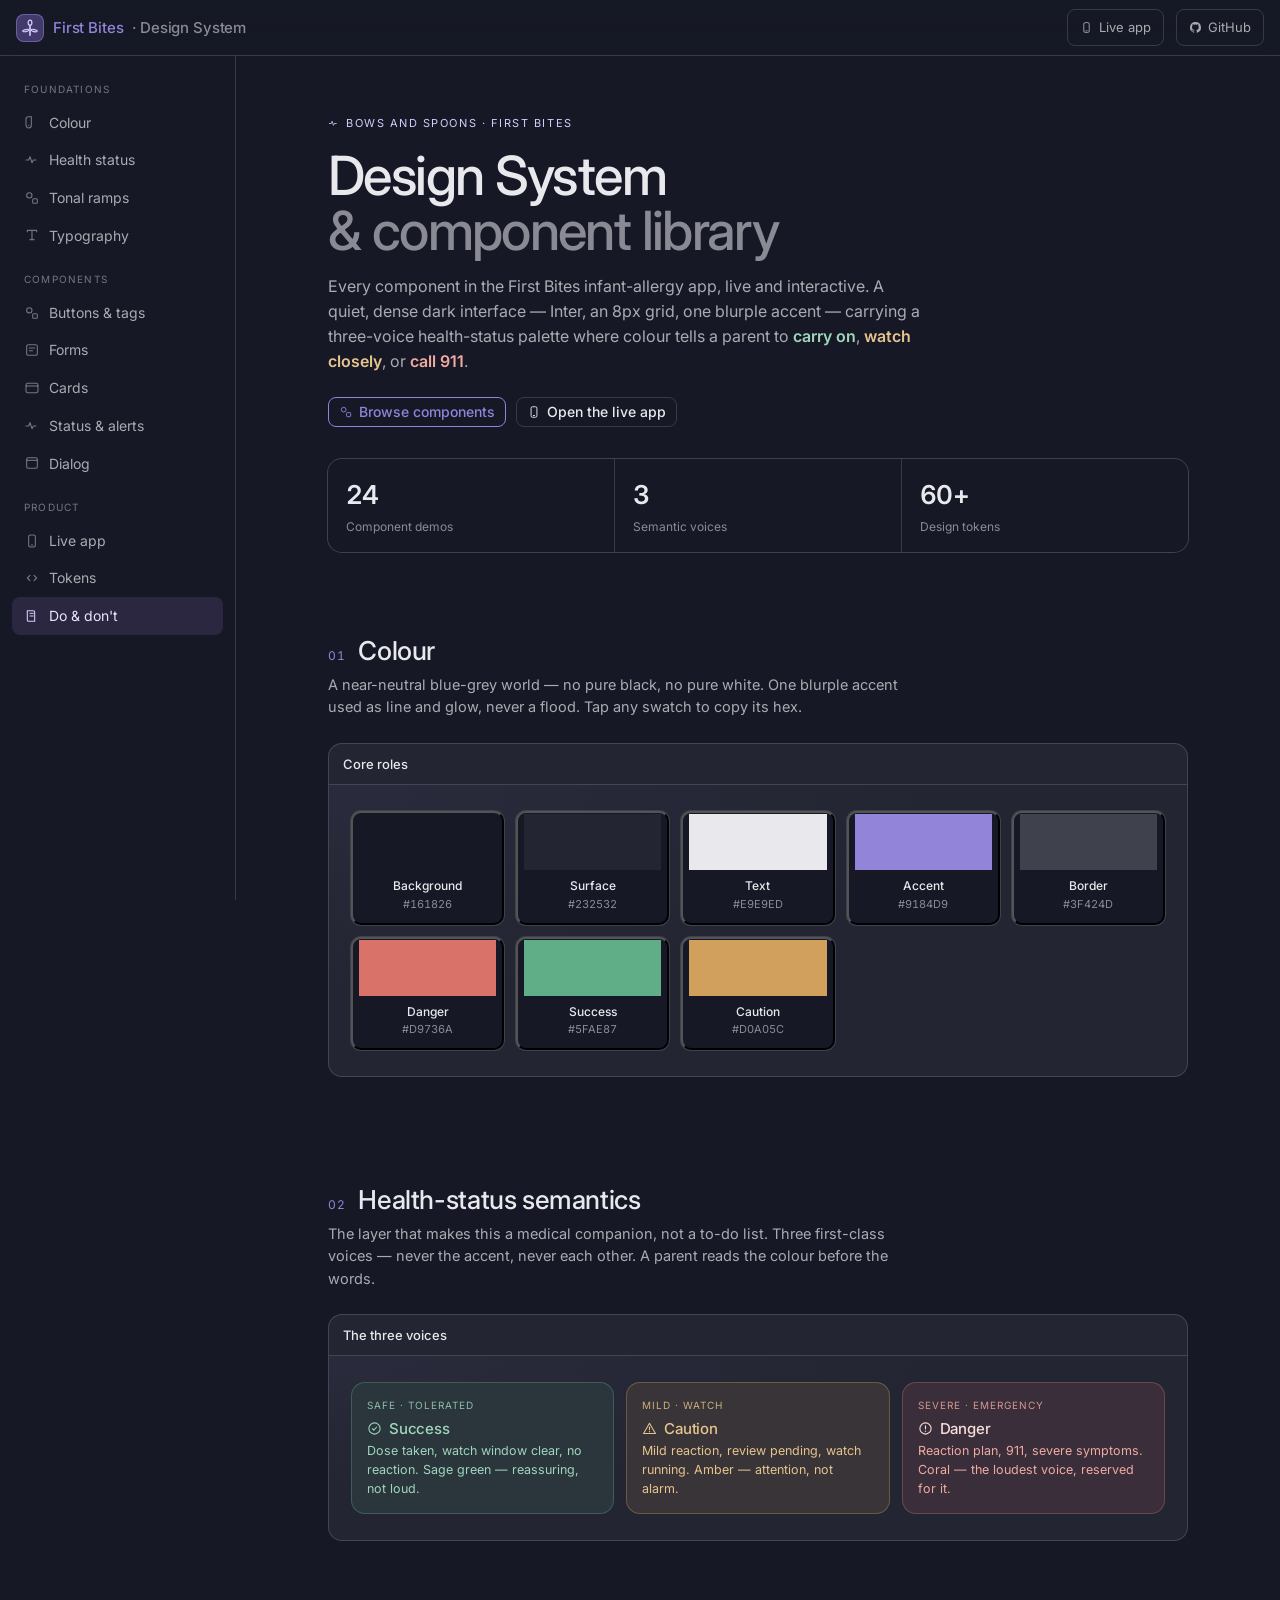
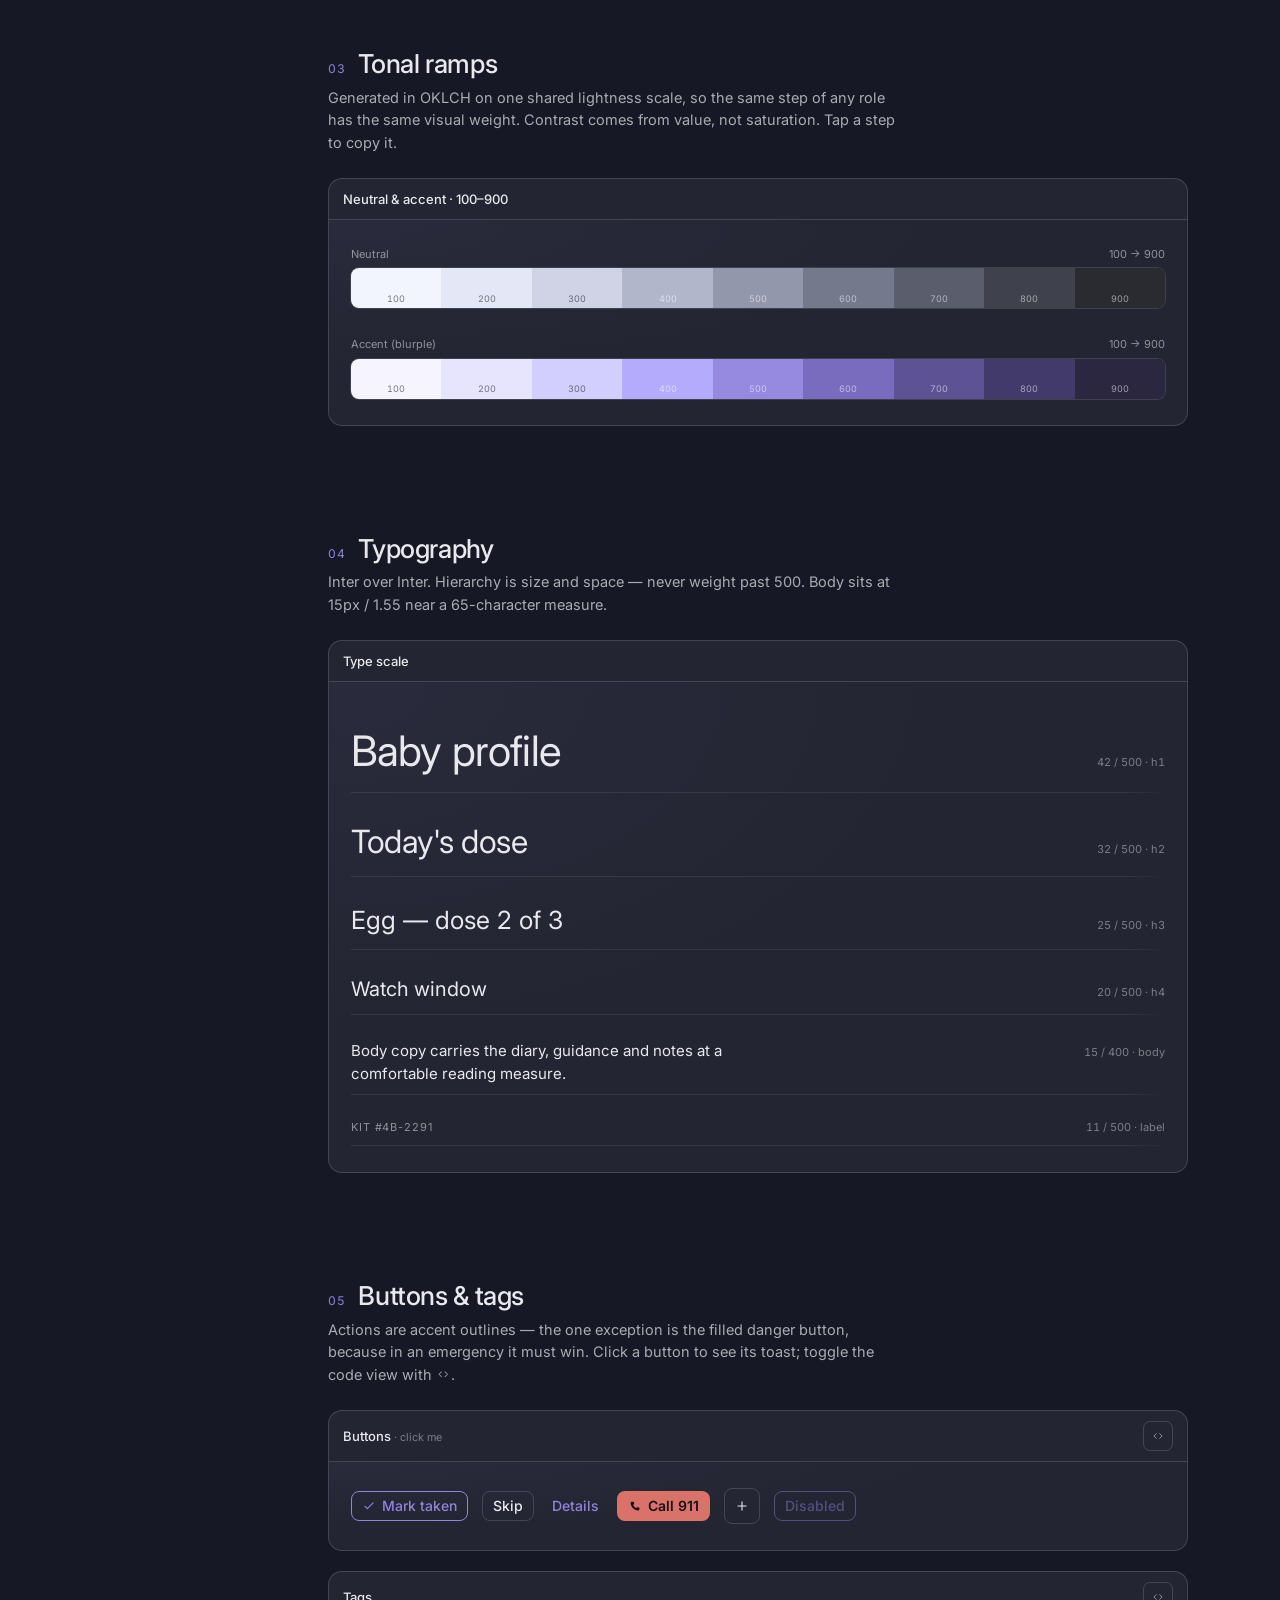
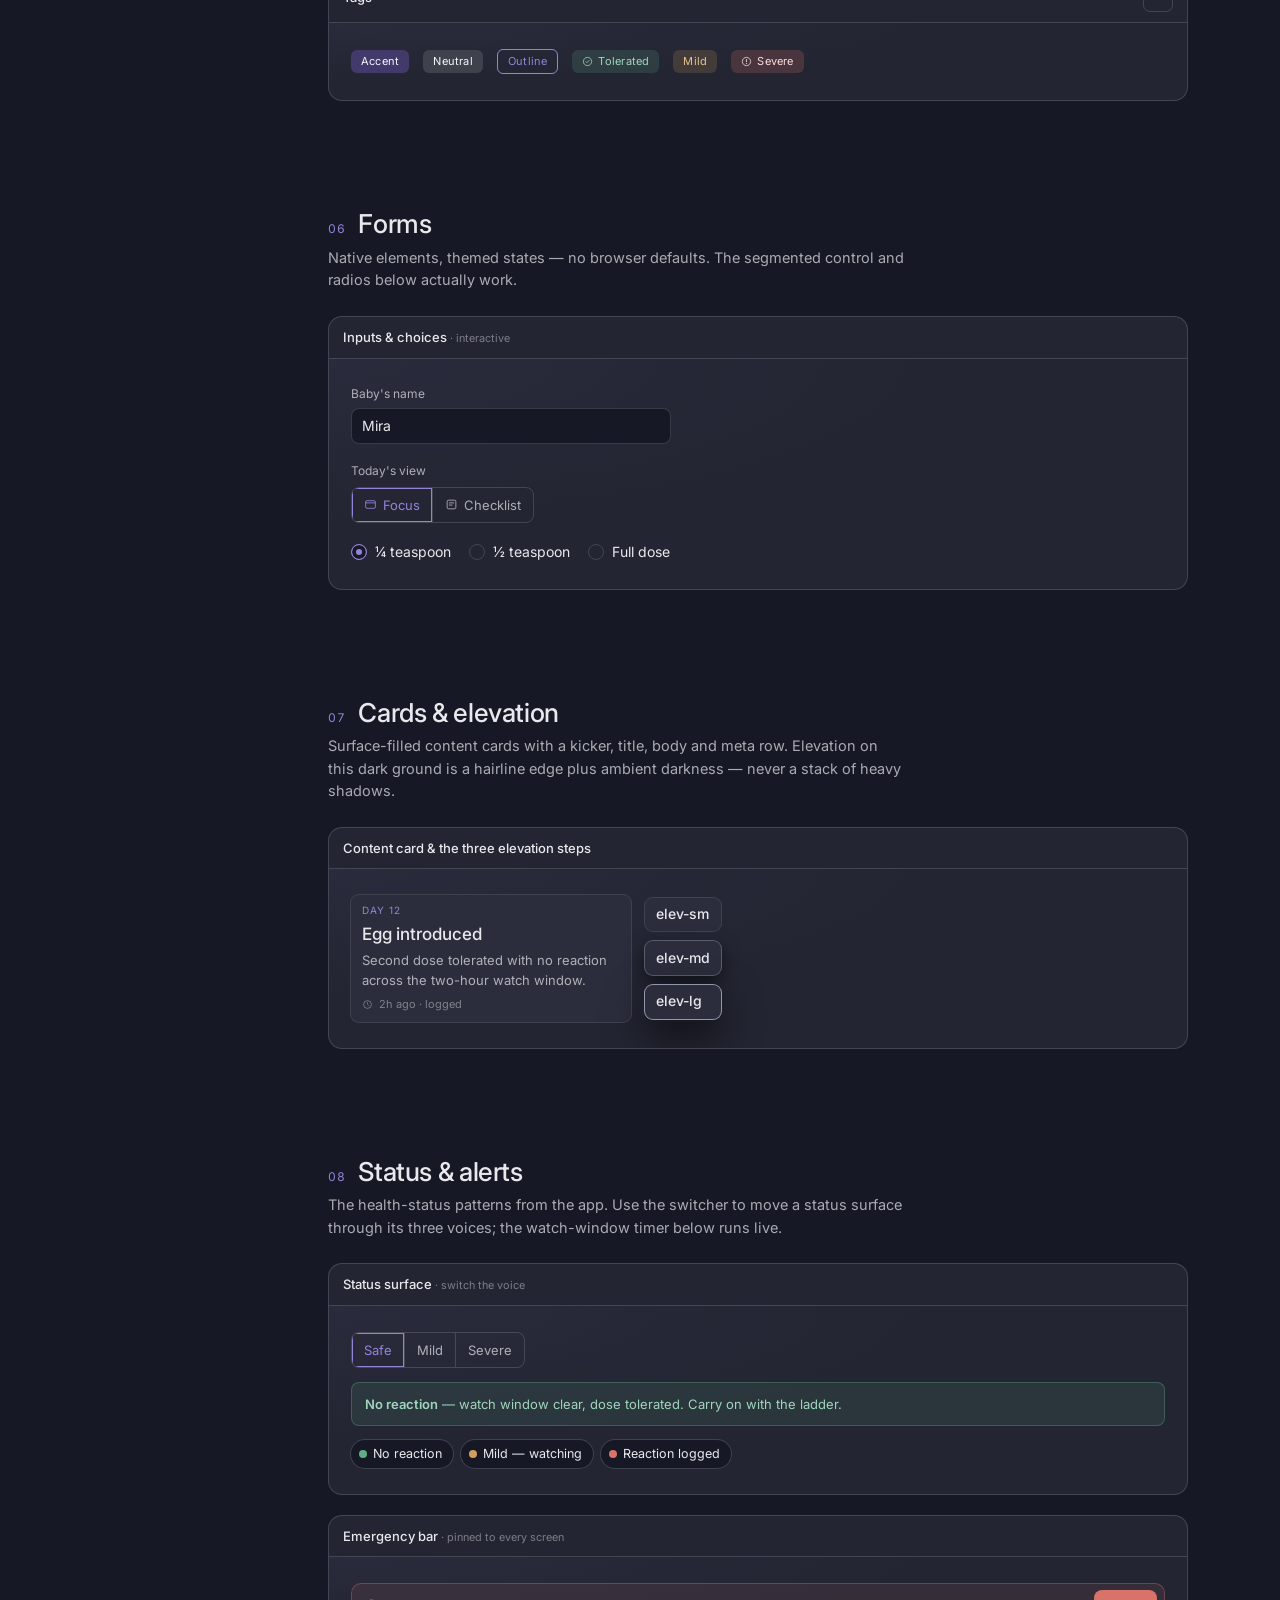
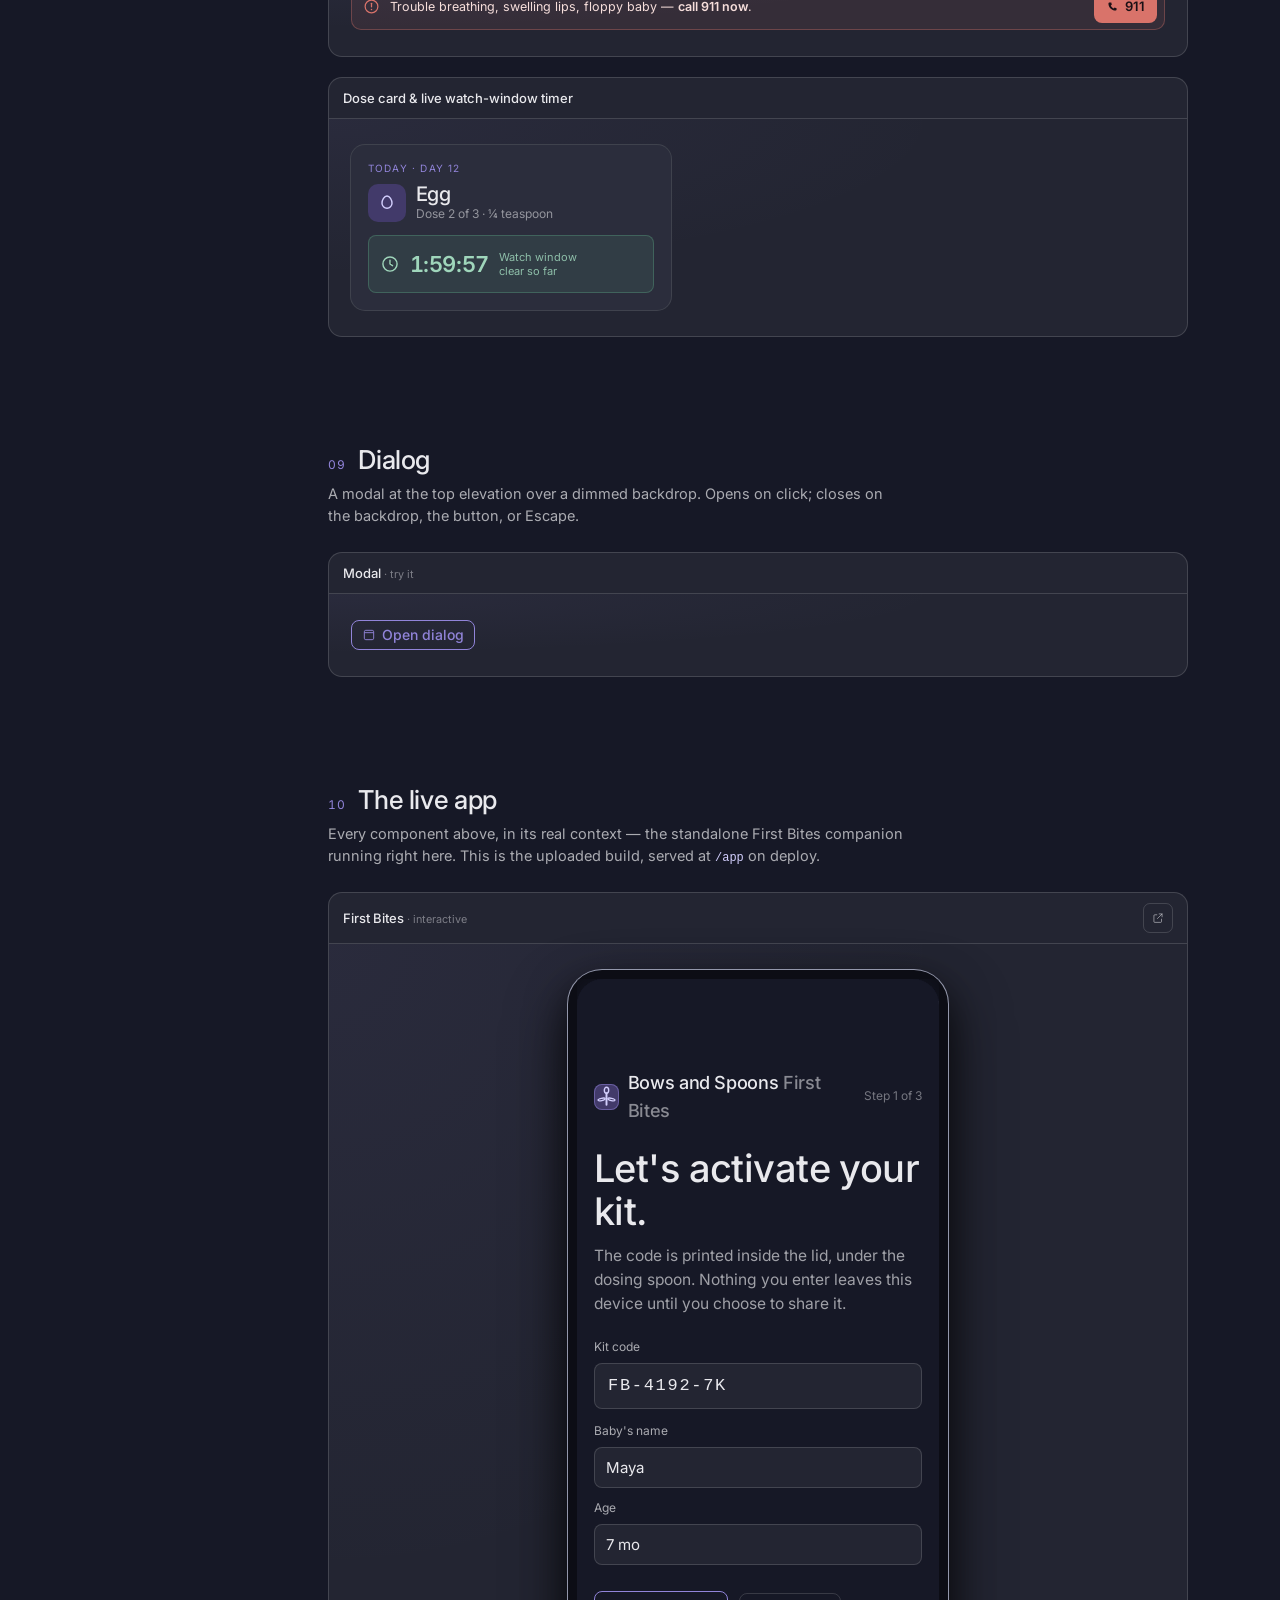
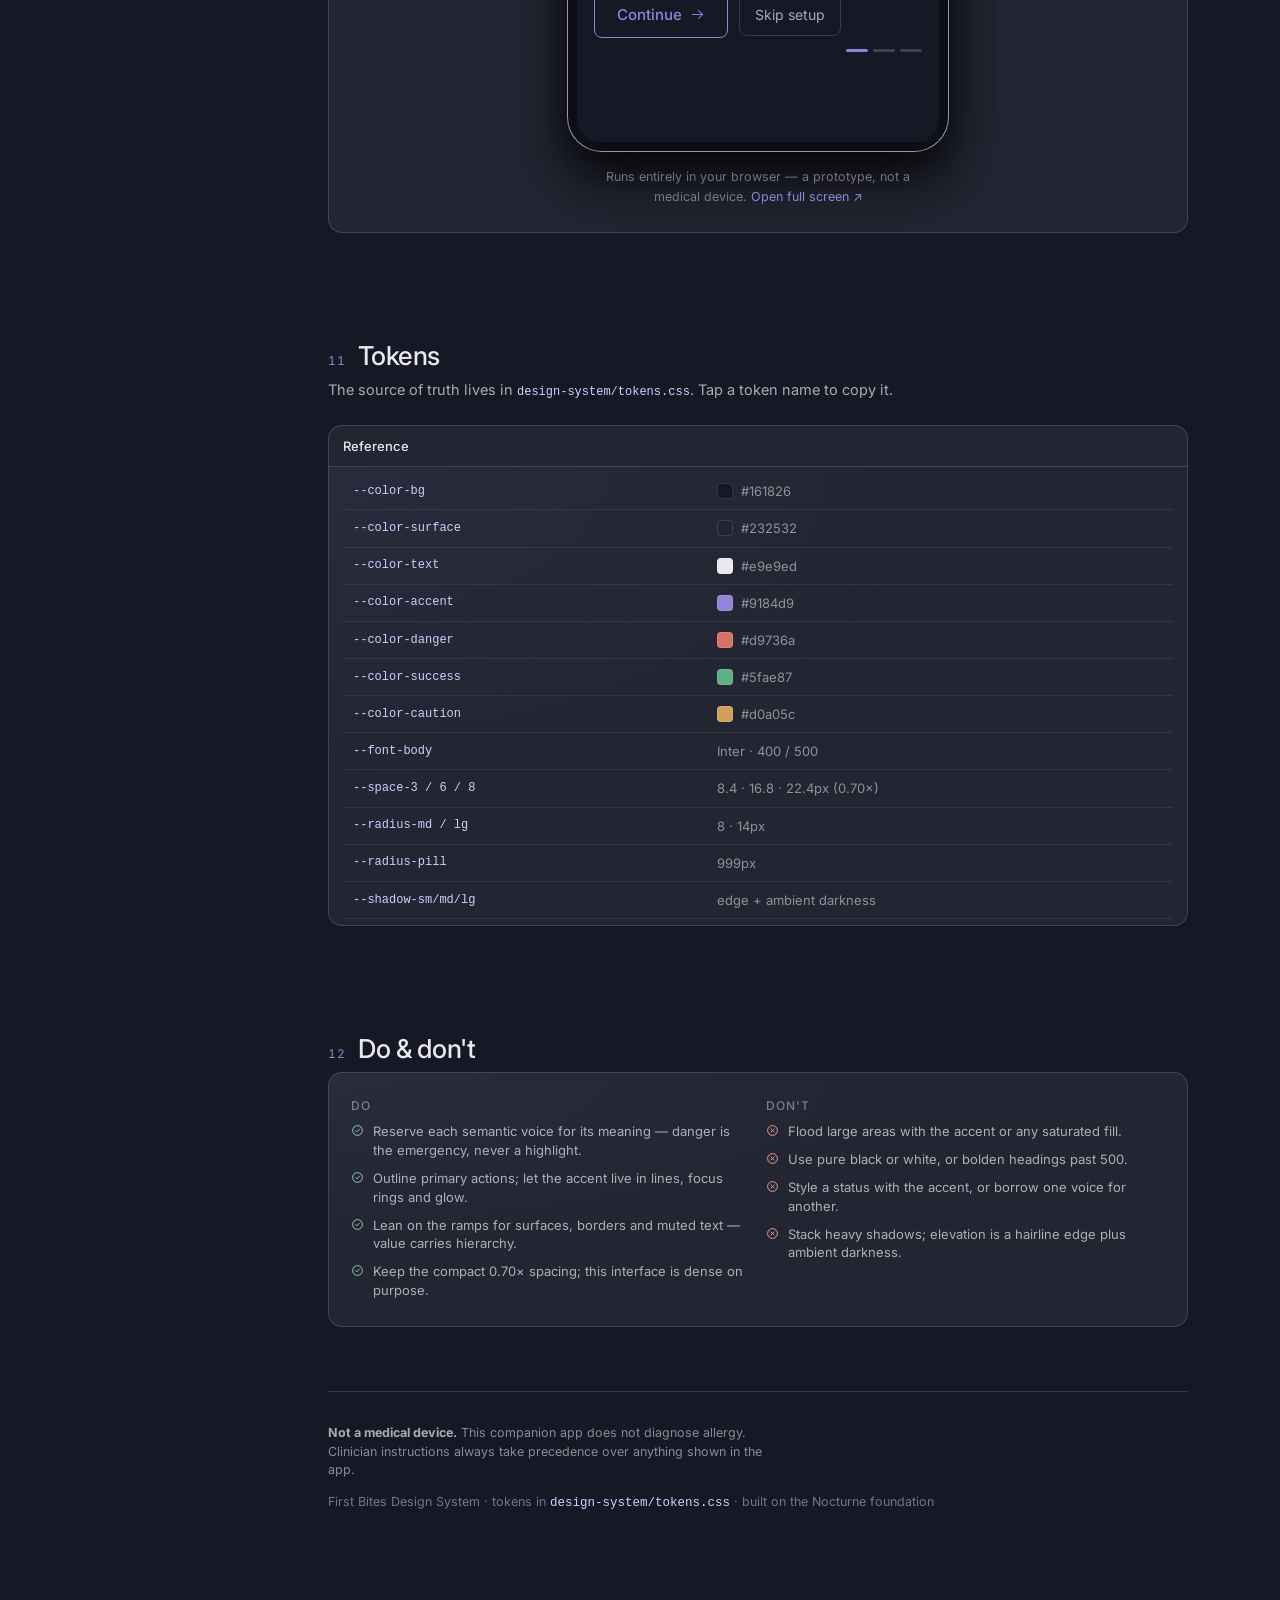
<file: index.html>
<!DOCTYPE html>
<html lang="en" data-theme="dark">
<head>
<meta charset="utf-8">
<title>First Bites Design System</title>
<meta name="viewport" content="width=device-width, initial-scale=1, viewport-fit=cover">
<meta name="description" content="Interactive component library for the Bows and Spoons First Bites infant-allergy app.">
<meta name="theme-color" content="#161826">
<link rel="preconnect" href="https://fonts.gstatic.com" crossorigin>
<link href="https://fonts.googleapis.com/css2?family=Inter:wght@400;500;600;700&display=swap" rel="stylesheet">
<link rel="icon" href="data:image/svg+xml,%3Csvg xmlns='http://www.w3.org/2000/svg' viewBox='0 0 24 24'%3E%3Crect width='24' height='24' rx='5' fill='%23161826'/%3E%3Cg fill='none' stroke='%239184d9' stroke-width='1.4' stroke-linecap='round'%3E%3Cellipse cx='12' cy='6' rx='1.6' ry='2.2'/%3E%3Cellipse cx='8.3' cy='13' rx='2.6' ry='.9' transform='rotate(-12 8.3 13)'/%3E%3Cellipse cx='15.7' cy='13' rx='2.6' ry='.9' transform='rotate(12 15.7 13)'/%3E%3Cpath d='M12 8.2V18' stroke-width='1.6'/%3E%3C/g%3E%3C/svg%3E">
<style>
/* ═══ Tokens — mirror of design-system/tokens.css (inlined so the showcase
      deploys and previews with zero dependencies) ═══ */
:root{
  --color-bg:#161826; --color-surface:#232532; --color-surface-2:#2b2d3c; --color-text:#e9e9ed;
  --color-divider:color-mix(in srgb,#e9e9ed 16%,transparent);
  --ink-90:color-mix(in srgb,#e9e9ed 90%,transparent);
  --ink-70:color-mix(in srgb,#e9e9ed 70%,transparent);
  --ink-55:color-mix(in srgb,#e9e9ed 55%,transparent);
  --ink-45:color-mix(in srgb,#e9e9ed 45%,transparent);
  --ink-38:color-mix(in srgb,#e9e9ed 38%,transparent);
  --color-accent:#9184d9; --color-accent-100:#f5f4ff; --color-accent-200:#e7e5fe;
  --color-accent-300:#d2cefd; --color-accent-400:#b5abfc; --color-accent-500:#968ae0;
  --color-accent-600:#796cbf; --color-accent-700:#5d5294; --color-accent-800:#423a6a; --color-accent-900:#2b2741;
  --color-neutral-100:#f3f5fe; --color-neutral-200:#e4e7f5; --color-neutral-300:#cfd3e5;
  --color-neutral-400:#b2b6ca; --color-neutral-500:#9397ab; --color-neutral-600:#75798c;
  --color-neutral-700:#595d6c; --color-neutral-800:#3f424d; --color-neutral-900:#292b31;
  --color-danger:#d9736a; --color-danger-hover:#e08a82; --color-danger-ink:#1b1015;
  --color-danger-100:#f6dedb; --color-danger-300:#f0aaa2; --color-danger-400:#eaa8a1;
  --color-danger-tint:color-mix(in srgb,#d9736a 10%,transparent); --color-danger-edge:color-mix(in srgb,#d9736a 34%,transparent);
  --color-success:#5fae87; --color-success-300:#9fd6bb;
  --color-success-tint:color-mix(in srgb,#5fae87 12%,transparent); --color-success-edge:color-mix(in srgb,#5fae87 34%,transparent);
  --color-caution:#d0a05c; --color-caution-300:#e6c48d;
  --color-caution-tint:color-mix(in srgb,#d0a05c 12%,transparent); --color-caution-edge:color-mix(in srgb,#d0a05c 34%,transparent);
  --color-section:#262a60; --color-section-glow:#353b80;
  --font-heading:"Inter",system-ui,sans-serif; --font-body:"Inter",system-ui,sans-serif;
  --s1:2.8px; --s2:5.6px; --s3:8.4px; --s4:11.2px; --s6:16.8px; --s8:22.4px;
  --radius-sm:4px; --radius-md:8px; --radius-lg:14px; --radius-pill:999px;
  --shadow-sm:0 0 0 1px #3f424d;
  --shadow-md:0 0 0 1px #595d6c,0 6px 18px rgba(0,0,0,.55);
  --shadow-lg:0 0 0 1px #9397ab,0 16px 40px rgba(0,0,0,.65);
  --nav-w:236px; --topbar-h:56px;
}
*,*::before,*::after{box-sizing:border-box}
html{scroll-behavior:smooth}
@media (prefers-reduced-motion:reduce){html{scroll-behavior:auto}*{animation:none!important;transition:none!important}}
body{margin:0;background:var(--color-bg);color:var(--color-text);
  font-family:var(--font-body);font-size:15px;line-height:1.55;-webkit-font-smoothing:antialiased;
  overflow-x:hidden}
h1,h2,h3,h4,h5,h6{margin:0;font-family:var(--font-heading);font-weight:500;line-height:1.14;letter-spacing:-.015em;text-wrap:balance}
p{margin:0}
a{color:var(--color-accent);text-decoration:none}
a:hover{color:var(--color-accent-400)}
button{font:inherit;color:inherit}
svg.ic{width:1em;height:1em;display:inline-block;vertical-align:-.14em;flex:none}
:focus{outline:none}
:focus-visible{outline:2px solid var(--color-accent);outline-offset:2px;border-radius:3px}
::selection{background:color-mix(in srgb,var(--color-accent) 30%,transparent)}
@keyframes fb-halo{0%,100%{box-shadow:0 0 0 0 rgba(217,115,106,.28)}50%{box-shadow:0 0 0 7px rgba(217,115,106,0)}}
@keyframes fb-rise{from{opacity:0;transform:translateY(10px)}to{opacity:1;transform:none}}
@keyframes toast-in{from{opacity:0;transform:translateY(10px) translateX(-50%)}to{opacity:1;transform:translateY(0) translateX(-50%)}}

/* ═══ Shell: top bar + sidebar + content ═══ */
.topbar{position:sticky;top:0;z-index:40;height:var(--topbar-h);display:flex;align-items:center;gap:12px;
  padding:0 16px;background:color-mix(in srgb,var(--color-bg) 88%,transparent);backdrop-filter:blur(14px);
  border-bottom:1px solid var(--color-divider)}
.brand{display:flex;align-items:center;gap:9px;font-weight:500;font-size:15px;letter-spacing:-.01em}
.brand .mark{width:28px;height:28px;flex:none;border-radius:8px;background:var(--color-accent-800);
  box-shadow:inset 0 0 0 1px color-mix(in srgb,var(--color-accent) 50%,transparent);
  display:grid;place-items:center;color:var(--color-accent-300)}
.brand .sub{color:var(--ink-55)}
.topbar .spacer{margin-left:auto}
.topbar .ghost{display:inline-flex;align-items:center;gap:6px;padding:7px 12px;border-radius:8px;
  border:1px solid var(--color-divider);background:transparent;color:var(--ink-70);font-size:13px;cursor:pointer;text-decoration:none}
.topbar .ghost:hover{background:color-mix(in srgb,var(--color-text) 7%,transparent);color:var(--color-text)}
.menu-btn{display:none;width:38px;height:38px;border-radius:8px;border:1px solid var(--color-divider);
  background:transparent;color:var(--color-text);cursor:pointer;place-items:center;font-size:19px}

.layout{display:flex;align-items:flex-start}
.sidebar{position:sticky;top:var(--topbar-h);width:var(--nav-w);flex:none;height:calc(100vh - var(--topbar-h));
  overflow-y:auto;padding:20px 12px 40px;border-right:1px solid var(--color-divider)}
.sidebar .grp{font-size:10px;letter-spacing:.12em;text-transform:uppercase;color:var(--ink-45);
  padding:6px 12px;margin-top:12px}
.sidebar .grp:first-child{margin-top:0}
.sidebar a{display:flex;align-items:center;gap:9px;padding:8px 12px;border-radius:8px;font-size:14px;color:var(--ink-70)}
.sidebar a .ic{font-size:16px;color:var(--ink-45)}
.sidebar a:hover{background:color-mix(in srgb,var(--color-text) 6%,transparent);color:var(--color-text)}
.sidebar a.active{background:var(--color-accent-900);color:var(--color-accent-200)}
.sidebar a.active .ic{color:var(--color-accent-300)}
.scrim{display:none;position:fixed;inset:var(--topbar-h) 0 0;background:rgba(0,0,0,.5);z-index:30}

.content{flex:1;min-width:0;max-width:900px;margin:0 auto;padding:0 20px 120px}

/* ═══ Hero ═══ */
.hero{padding:56px 0 40px;position:relative}
.hero .eyebrow{display:inline-flex;align-items:center;gap:7px;font-size:11px;letter-spacing:.14em;
  text-transform:uppercase;color:var(--color-accent-300);margin-bottom:16px}
.hero h1{font-size:clamp(34px,8vw,54px);line-height:1.02;letter-spacing:-.03em}
.hero h1 .dim{color:var(--ink-55)}
.hero .lede{max-width:60ch;margin-top:16px;font-size:16px;color:var(--ink-70);line-height:1.55}
.hero .cta{display:flex;flex-wrap:wrap;gap:10px;margin-top:24px}
.stat-band{display:grid;grid-template-columns:repeat(3,1fr);gap:1px;margin-top:32px;border-radius:14px;overflow:hidden;
  background:var(--color-divider);box-shadow:var(--shadow-sm)}
.stat-band .cell{background:var(--color-bg);padding:16px 18px}
.stat-band .n{font-size:26px;font-weight:600;letter-spacing:-.02em;font-variant-numeric:tabular-nums}
.stat-band .l{font-size:12px;color:var(--ink-55);margin-top:2px}

/* ═══ Section scaffolding ═══ */
section.sec{padding:44px 0;scroll-margin-top:calc(var(--topbar-h) + 12px)}
.sec-head{display:flex;align-items:baseline;gap:12px;margin-bottom:8px}
.sec-head .num{font-size:12px;color:var(--color-accent);font-variant-numeric:tabular-nums;letter-spacing:.1em;flex:none}
.sec-head h2{font-size:26px}
.sec-desc{max-width:64ch;color:var(--ink-70);margin:0 0 24px;font-size:14.5px}
.hr{height:1px;border:0;margin:0;background:linear-gradient(to right,transparent,var(--color-divider) 48px,var(--color-divider) calc(100% - 48px),transparent)}

/* ═══ Demo card: preview + optional code ═══ */
.demo{border:1px solid var(--color-divider);border-radius:14px;overflow:hidden;margin-bottom:20px;background:var(--color-surface)}
.demo-head{display:flex;align-items:center;gap:10px;padding:10px 14px;border-bottom:1px solid var(--color-divider)}
.demo-head .t{font-size:13px;font-weight:500}
.demo-head .t small{color:var(--ink-45);font-weight:400}
.demo-head .tools{margin-left:auto;display:flex;gap:6px}
.icon-btn{width:30px;height:30px;border-radius:7px;border:1px solid var(--color-divider);background:transparent;
  color:var(--ink-55);cursor:pointer;display:grid;place-items:center;font-size:14px}
.icon-btn:hover{background:color-mix(in srgb,var(--color-text) 7%,transparent);color:var(--color-text)}
.icon-btn.on{color:var(--color-accent-300);border-color:color-mix(in srgb,var(--color-accent) 50%,transparent)}
.demo-stage{padding:26px 22px;display:flex;flex-wrap:wrap;gap:14px;align-items:center;
  background:radial-gradient(120% 120% at 0 0,color-mix(in srgb,var(--color-accent) 6%,transparent),transparent 60%)}
.demo-stage.col{flex-direction:column;align-items:stretch}
.demo-code{display:none;margin:0;padding:16px 18px;background:#12131d;border-top:1px solid var(--color-divider);
  font:12.5px/1.6 ui-monospace,SFMono-Regular,Menlo,monospace;color:#c7cbe0;overflow-x:auto}
.demo-code.open{display:block}
.demo-code .tag{color:#8f9bd6}.demo-code .atr{color:#c9a978}.demo-code .cls{color:#9fd6bb}

/* ═══ Components (dogfooded) ═══ */
.btn{display:inline-flex;align-items:center;justify-content:center;gap:6px;cursor:pointer;text-decoration:none;
  font-family:var(--font-heading);font-weight:500;font-size:14px;line-height:1.2;color:var(--color-text);
  background:transparent;border:1px solid transparent;padding:var(--s2) calc(var(--s3)*1.2);border-radius:var(--radius-md);
  transition:background .12s}
.btn:disabled{opacity:.45;cursor:not-allowed}
.btn-primary{color:var(--color-accent);border-color:var(--color-accent)}
.btn-primary:hover{background:color-mix(in srgb,var(--color-accent) 12%,transparent)}
.btn-primary:active{background:color-mix(in srgb,var(--color-accent) 22%,transparent)}
.btn-secondary{border-color:var(--color-divider)}
.btn-secondary:hover{background:color-mix(in srgb,var(--color-text) 7%,transparent)}
.btn-ghost{color:var(--color-accent);padding-inline:var(--s1)}
.btn-ghost:hover{background:color-mix(in srgb,var(--color-accent) 10%,transparent)}
.btn-danger{background:var(--color-danger);color:var(--color-danger-ink);font-weight:600}
.btn-danger:hover{background:var(--color-danger-hover)}
.btn-icon{width:36px;height:36px;padding:0}
.btn-block{width:100%}

.tag{display:inline-flex;align-items:center;gap:5px;font-size:11px;letter-spacing:.02em;padding:3px 10px;border-radius:6px}
.tag-accent{background:var(--color-accent-800);color:var(--color-accent-100)}
.tag-neutral{background:var(--color-neutral-800);color:var(--color-neutral-100)}
.tag-outline{border:1px solid var(--color-accent);color:var(--color-accent)}
.tag-danger{background:color-mix(in srgb,var(--color-danger) 20%,transparent);color:var(--color-danger-100)}
.tag-success{background:color-mix(in srgb,var(--color-success) 18%,transparent);color:var(--color-success-300)}
.tag-caution{background:color-mix(in srgb,var(--color-caution) 18%,transparent);color:var(--color-caution-300)}

.field{width:100%;max-width:320px}
.field>label{display:block;font-size:12px;margin-bottom:5px;color:var(--ink-70)}
.input{width:100%;min-height:36px;padding:6px 10px;font:inherit;font-size:14px;color:var(--color-text);
  caret-color:var(--color-accent);background:var(--color-bg);border:1px solid var(--color-divider);border-radius:var(--radius-md)}
.input:hover{border-color:color-mix(in srgb,var(--color-text) 45%,transparent)}
.input:focus-visible{border-color:var(--color-accent);outline-offset:0}
.radio{display:inline-flex;align-items:center;gap:8px;cursor:pointer;font-size:14px}
.radio input{position:absolute;opacity:0;width:0;height:0}
.radio .dot{width:16px;height:16px;flex:none;border-radius:50%;border:1.5px solid var(--color-divider)}
.radio:hover .dot{border-color:var(--color-accent)}
.radio input:checked+.dot{border-color:var(--color-accent);background:var(--color-accent);box-shadow:inset 0 0 0 4px var(--color-bg)}
.radio input:focus-visible+.dot{outline:2px solid var(--color-accent);outline-offset:2px}
.seg{display:inline-flex;overflow:hidden;border:1px solid var(--color-divider);border-radius:var(--radius-md)}
.seg-opt{display:inline-flex;align-items:center;gap:6px;padding:7px 12px;font-size:13px;cursor:pointer;color:var(--ink-70)}
.seg-opt input{position:absolute;opacity:0;width:0;height:0}
.seg-opt+.seg-opt{border-left:1px solid var(--color-divider)}
.seg-opt:has(input:checked){color:var(--color-accent);box-shadow:inset 0 0 0 1px var(--color-accent)}
.seg-opt:not(:has(input:checked)):hover{background:color-mix(in srgb,var(--color-text) 7%,transparent)}

.card{display:flex;flex-direction:column;gap:var(--s2);padding:var(--s3) var(--s4);border-radius:var(--radius-md);
  background:var(--color-surface-2);max-width:280px}
.card-kicker{font-size:10px;letter-spacing:.1em;text-transform:uppercase;color:var(--color-accent)}
.card-title{font-weight:500;font-size:17px;line-height:1.2}
.card-body{margin:0;font-size:13px;color:var(--ink-70);flex:1}
.card-meta{display:flex;align-items:center;gap:6px;font-size:11px;color:var(--ink-45)}
.elev-sm{box-shadow:var(--shadow-sm)}.elev-md{box-shadow:var(--shadow-md)}.elev-lg{box-shadow:var(--shadow-lg)}

.status-pill{display:inline-flex;align-items:center;gap:6px;padding:4px 11px 4px 8px;border-radius:999px;
  font-size:12.5px;background:var(--color-bg);box-shadow:var(--shadow-sm);cursor:pointer}
.status-pill .dot{width:8px;height:8px;border-radius:50%;flex:none}
.status-pill.is-success .dot{background:var(--color-success)}
.status-pill.is-caution .dot{background:var(--color-caution)}
.status-pill.is-danger .dot{background:var(--color-danger)}

.status{border-radius:var(--radius-md);padding:12px 14px;font-size:13px;width:100%}
.status-success{background:var(--color-success-tint);box-shadow:inset 0 0 0 1px var(--color-success-edge);color:var(--color-success-300)}
.status-caution{background:var(--color-caution-tint);box-shadow:inset 0 0 0 1px var(--color-caution-edge);color:var(--color-caution-300)}
.status-danger{background:var(--color-danger-tint);box-shadow:inset 0 0 0 1px var(--color-danger-edge);color:var(--color-danger-100)}

.alert{display:flex;align-items:center;gap:10px;padding:7px 8px 7px 12px;border-radius:10px;width:100%;
  background:var(--color-danger-tint);box-shadow:inset 0 0 0 1px var(--color-danger-edge)}
.alert-text{font-size:12.5px;color:var(--color-danger-100);min-width:0;overflow:hidden;text-overflow:ellipsis;white-space:nowrap}
.alert-call{margin-left:auto;flex:none;display:inline-flex;align-items:center;gap:6px;background:var(--color-danger);
  color:var(--color-danger-ink);font-weight:600;font-size:13px;padding:6px 12px;border-radius:8px;text-decoration:none;
  border:0;cursor:pointer;animation:fb-halo 3.4s ease-in-out infinite}
.alert-call:hover{background:var(--color-danger-hover)}

.timer{display:flex;align-items:center;gap:10px;padding:12px;border-radius:var(--radius-md);
  background:var(--color-success-tint);box-shadow:inset 0 0 0 1px var(--color-success-edge)}
.timer-value{font-size:22px;font-weight:600;color:var(--color-success-300);font-variant-numeric:tabular-nums;letter-spacing:-.02em}
.timer-label{font-size:11px;color:var(--color-success-300);opacity:.85;line-height:1.3}

/* dose card */
.dose{background:var(--color-surface-2);border-radius:var(--radius-lg);padding:var(--s6);box-shadow:var(--shadow-sm);width:100%;max-width:320px}
.dose .kick{font-size:10px;letter-spacing:.12em;text-transform:uppercase;color:var(--color-accent);margin-bottom:var(--s2)}
.dose .allergen{display:flex;align-items:center;gap:10px;margin-bottom:var(--s4)}
.dose .ic-box{width:38px;height:38px;border-radius:10px;background:var(--color-accent-800);color:var(--color-accent-300);display:grid;place-items:center;flex:none;font-size:20px}
.dose h4{font-size:20px}.dose .sub{font-size:12px;color:var(--ink-55)}

/* dialog */
.dialog-backdrop{position:fixed;inset:0;z-index:60;display:none;place-items:center;padding:18px;
  background:color-mix(in srgb,#000 55%,transparent);backdrop-filter:blur(2px)}
.dialog-backdrop.open{display:grid}
.dialog{width:min(420px,100%);display:flex;flex-direction:column;gap:12px;padding:18px;border-radius:14px;
  background:var(--color-surface);box-shadow:var(--shadow-lg);animation:fb-rise .18s ease}
.dialog h4{font-size:19px}.dialog p{font-size:14px;color:var(--ink-70)}
.dialog-actions{display:flex;justify-content:flex-end;gap:8px;margin-top:4px}

/* color grids */
.swatches{display:grid;grid-template-columns:repeat(auto-fill,minmax(140px,1fr));gap:12px;width:100%}
.sw{border-radius:10px;overflow:hidden;box-shadow:var(--shadow-sm);background:var(--color-bg);cursor:pointer}
.sw .chip{height:56px}
.sw .meta{padding:7px 10px 9px}
.sw .nm{font-size:12px;font-weight:500}
.sw .hx{font-size:11px;color:var(--ink-55);font-variant-numeric:tabular-nums;text-transform:uppercase}
.ramp{display:flex;border-radius:8px;overflow:hidden;box-shadow:var(--shadow-sm);width:100%}
.ramp span{flex:1;height:40px;cursor:pointer;display:flex;align-items:flex-end;justify-content:center;padding-bottom:3px;font-size:9px;color:rgba(0,0,0,.5);font-variant-numeric:tabular-nums}
.ramp span.dk{color:rgba(255,255,255,.55)}
.ramp-wrap{width:100%}.ramp-wrap+.ramp-wrap{margin-top:14px}
.ramp-lab{display:flex;justify-content:space-between;font-size:11px;color:var(--ink-55);margin-bottom:5px}

/* semantic cards */
.sem-grid{display:grid;grid-template-columns:repeat(auto-fit,minmax(220px,1fr));gap:12px;width:100%}
.sem{border-radius:14px;padding:16px}
.sem .role{font-size:10px;letter-spacing:.1em;text-transform:uppercase;opacity:.85;margin-bottom:6px}
.sem h4{font-size:15px;display:flex;align-items:center;gap:7px;margin-bottom:5px}
.sem p{font-size:12.5px;line-height:1.5}
.sem-success{background:color-mix(in srgb,var(--color-success) 12%,var(--color-surface));box-shadow:inset 0 0 0 1px var(--color-success-edge)}
.sem-success h4,.sem-success .role,.sem-success p{color:var(--color-success-300)}
.sem-caution{background:color-mix(in srgb,var(--color-caution) 12%,var(--color-surface));box-shadow:inset 0 0 0 1px var(--color-caution-edge)}
.sem-caution h4,.sem-caution .role,.sem-caution p{color:var(--color-caution-300)}
.sem-danger{background:color-mix(in srgb,var(--color-danger) 12%,var(--color-surface));box-shadow:inset 0 0 0 1px var(--color-danger-edge)}
.sem-danger h4{color:var(--color-danger-100)}.sem-danger .role,.sem-danger p{color:var(--color-danger-300)}

/* type scale */
.type-row{display:flex;align-items:baseline;gap:16px;padding:10px 0;
  background:linear-gradient(to right,color-mix(in srgb,var(--color-text) 9%,transparent),color-mix(in srgb,var(--color-text) 9%,transparent) calc(100% - 40px),transparent) no-repeat bottom/100% 1px}
.type-row .spec{margin-left:auto;flex:none;font-size:11px;color:var(--ink-45);font-variant-numeric:tabular-nums}

/* tokens table */
.tok{width:100%;border-collapse:collapse;font-size:13px}
.tok td{padding:8px 10px;border-bottom:1px solid color-mix(in srgb,var(--color-text) 8%,transparent)}
.tok td:first-child{font-family:ui-monospace,Menlo,monospace;font-size:12px;color:var(--color-accent-300);white-space:nowrap;cursor:pointer}
.tok td:last-child{color:var(--ink-55)}
.tok .cbox{display:inline-block;width:16px;height:16px;border-radius:4px;vertical-align:-3px;margin-right:8px;box-shadow:inset 0 0 0 1px rgba(255,255,255,.12)}

/* live app phone frame */
.phone-wrap{display:flex;flex-direction:column;align-items:center;gap:16px;width:100%}
.phone{width:100%;max-width:380px;aspect-ratio:9/18.5;border-radius:34px;padding:9px;background:#0c0d15;
  box-shadow:var(--shadow-lg),0 30px 60px rgba(0,0,0,.5)}
.phone iframe{width:100%;height:100%;border:0;border-radius:26px;background:var(--color-bg)}
.phone-hint{font-size:12.5px;color:var(--ink-45);text-align:center;max-width:44ch}

/* do/don't */
.rules{display:grid;grid-template-columns:1fr 1fr;gap:16px;width:100%}
.rules h4{font-size:12px;text-transform:uppercase;letter-spacing:.08em;color:var(--ink-45);margin-bottom:10px}
.rules ul{margin:0;padding:0;list-style:none;display:flex;flex-direction:column;gap:9px}
.rules li{display:flex;gap:9px;font-size:13px;line-height:1.45;color:var(--ink-70)}
.rules li .ic{flex:none;margin-top:2px}
.rules .do .ic{color:var(--color-success-300)}.rules .dont .ic{color:var(--color-danger-300)}

/* toast */
#toast{position:fixed;left:50%;bottom:26px;transform:translateX(-50%);z-index:80;
  background:var(--color-surface);color:var(--color-text);box-shadow:var(--shadow-lg);
  padding:10px 16px;border-radius:10px;font-size:13px;display:flex;align-items:center;gap:8px;pointer-events:none;
  animation:toast-in .2s ease}
#toast .ic{color:var(--color-success-300)}

footer{border-top:1px solid var(--color-divider);padding:32px 0 60px;color:var(--ink-45);font-size:12.5px}
footer .disc{color:var(--ink-55);max-width:56ch;line-height:1.5;margin-bottom:12px}
footer code{color:var(--color-accent-300)}

/* ═══ Responsive ═══ */
@media (max-width:860px){
  .sidebar{position:fixed;top:var(--topbar-h);left:0;bottom:0;z-index:35;background:var(--color-bg);
    transform:translateX(-100%);transition:transform .22s ease;box-shadow:var(--shadow-lg)}
  .sidebar.open{transform:none}
  .scrim.open{display:block}
  .menu-btn{display:grid}
  .brand .sub{display:none}
  .topbar .ghost .lbl{display:none}
}
@media (max-width:560px){
  .stat-band{grid-template-columns:1fr}
  .rules{grid-template-columns:1fr}
  .demo-stage{padding:20px 16px}
  .content{padding:0 15px 100px}
  .hero{padding:40px 0 30px}
}
</style>
</head>
<body>

<!-- ░░ SVG icon sprite ░░ -->
<svg width="0" height="0" style="position:absolute" aria-hidden="true"><defs>
<symbol id="i-heart" viewBox="0 0 24 24"><path d="M12 20s-7-4.6-9.3-9C1.3 8 2.7 4.7 6 4.7c2 0 3.2 1.3 4 2.6.8-1.3 2-2.6 4-2.6 3.3 0 4.7 3.3 3.3 6.3C19 15.4 12 20 12 20z" fill="currentColor" stroke="none"/></symbol>
<symbol id="i-heartbeat" viewBox="0 0 24 24"><path d="M3 12h4l2-5 3 9 2-4h4" fill="none" stroke="currentColor" stroke-width="1.8" stroke-linecap="round" stroke-linejoin="round"/></symbol>
<symbol id="i-check" viewBox="0 0 24 24"><path d="M5 12.5l4 4 10-10" fill="none" stroke="currentColor" stroke-width="1.9" stroke-linecap="round" stroke-linejoin="round"/></symbol>
<symbol id="i-check-circle" viewBox="0 0 24 24"><circle cx="12" cy="12" r="9" fill="none" stroke="currentColor" stroke-width="1.7"/><path d="M8.5 12.2l2.3 2.3 4.7-4.9" fill="none" stroke="currentColor" stroke-width="1.7" stroke-linecap="round" stroke-linejoin="round"/></symbol>
<symbol id="i-warning" viewBox="0 0 24 24"><path d="M12 3.5L21.5 20H2.5L12 3.5z" fill="none" stroke="currentColor" stroke-width="1.7" stroke-linejoin="round"/><path d="M12 9.5v4.5" stroke="currentColor" stroke-width="1.8" stroke-linecap="round"/><circle cx="12" cy="17" r="1.1" fill="currentColor" stroke="none"/></symbol>
<symbol id="i-warning-circle" viewBox="0 0 24 24"><circle cx="12" cy="12" r="9" fill="none" stroke="currentColor" stroke-width="1.7"/><path d="M12 7.5v5" stroke="currentColor" stroke-width="1.8" stroke-linecap="round"/><circle cx="12" cy="16.2" r="1.1" fill="currentColor" stroke="none"/></symbol>
<symbol id="i-x" viewBox="0 0 24 24"><path d="M6 6l12 12M18 6L6 18" stroke="currentColor" stroke-width="1.8" stroke-linecap="round"/></symbol>
<symbol id="i-x-circle" viewBox="0 0 24 24"><circle cx="12" cy="12" r="9" fill="none" stroke="currentColor" stroke-width="1.7"/><path d="M9 9l6 6M15 9l-6 6" stroke="currentColor" stroke-width="1.7" stroke-linecap="round"/></symbol>
<symbol id="i-plus" viewBox="0 0 24 24"><path d="M12 5v14M5 12h14" stroke="currentColor" stroke-width="1.9" stroke-linecap="round"/></symbol>
<symbol id="i-phone" viewBox="0 0 24 24"><path d="M6.5 4.5c-1 0-2 .9-2 2 0 7 6 13 13 13 1.1 0 2-1 2-2v-2.3l-3.7-1.4-1.6 1.9c-2.4-1.1-4.3-3-5.4-5.4l1.9-1.6L9.8 4.5H6.5z" fill="currentColor" stroke="none"/></symbol>
<symbol id="i-egg" viewBox="0 0 24 24"><path d="M12 3.5c3.3 0 6 4.7 6 8.7a6 6 0 11-12 0c0-4 2.7-8.7 6-8.7z" fill="none" stroke="currentColor" stroke-width="1.7"/></symbol>
<symbol id="i-clock" viewBox="0 0 24 24"><circle cx="12" cy="12" r="8.5" fill="none" stroke="currentColor" stroke-width="1.7"/><path d="M12 7.5V12l3 2" stroke="currentColor" stroke-width="1.7" stroke-linecap="round" stroke-linejoin="round"/></symbol>
<symbol id="i-copy" viewBox="0 0 24 24"><rect x="8" y="8" width="12" height="12" rx="2.5" fill="none" stroke="currentColor" stroke-width="1.6"/><path d="M16 8V6a2 2 0 00-2-2H6a2 2 0 00-2 2v8a2 2 0 002 2h2" fill="none" stroke="currentColor" stroke-width="1.6"/></symbol>
<symbol id="i-code" viewBox="0 0 24 24"><path d="M9 8l-4 4 4 4M15 8l4 4-4 4" fill="none" stroke="currentColor" stroke-width="1.7" stroke-linecap="round" stroke-linejoin="round"/></symbol>
<symbol id="i-menu" viewBox="0 0 24 24"><path d="M4 7h16M4 12h16M4 17h16" stroke="currentColor" stroke-width="1.8" stroke-linecap="round"/></symbol>
<symbol id="i-swatch" viewBox="0 0 24 24"><path d="M4 6a2 2 0 012-2h5v13a4 4 0 11-8 0V6z" fill="none" stroke="currentColor" stroke-width="1.6"/><circle cx="7" cy="17" r="1" fill="currentColor" stroke="none"/></symbol>
<symbol id="i-type" viewBox="0 0 24 24"><path d="M5 7V5h14v2M12 5v14M9 19h6" fill="none" stroke="currentColor" stroke-width="1.7" stroke-linecap="round" stroke-linejoin="round"/></symbol>
<symbol id="i-shapes" viewBox="0 0 24 24"><circle cx="8" cy="8" r="4" fill="none" stroke="currentColor" stroke-width="1.6"/><rect x="13" y="13" width="7" height="7" rx="1.5" fill="none" stroke="currentColor" stroke-width="1.6"/></symbol>
<symbol id="i-pulse" viewBox="0 0 24 24"><path d="M3 12h4l2-5 3 9 2-4h4" fill="none" stroke="currentColor" stroke-width="1.7" stroke-linecap="round" stroke-linejoin="round"/></symbol>
<symbol id="i-form" viewBox="0 0 24 24"><rect x="4" y="4" width="16" height="16" rx="2.5" fill="none" stroke="currentColor" stroke-width="1.6"/><path d="M8 9h8M8 13h5" stroke="currentColor" stroke-width="1.6" stroke-linecap="round"/></symbol>
<symbol id="i-card" viewBox="0 0 24 24"><rect x="3" y="5" width="18" height="14" rx="2.5" fill="none" stroke="currentColor" stroke-width="1.6"/><path d="M3 9h18" stroke="currentColor" stroke-width="1.6"/></symbol>
<symbol id="i-window" viewBox="0 0 24 24"><rect x="4" y="4" width="16" height="16" rx="2.5" fill="none" stroke="currentColor" stroke-width="1.6"/><path d="M4 8h16" stroke="currentColor" stroke-width="1.6"/></symbol>
<symbol id="i-phone-device" viewBox="0 0 24 24"><rect x="7" y="3" width="10" height="18" rx="2.5" fill="none" stroke="currentColor" stroke-width="1.6"/><path d="M11 18h2" stroke="currentColor" stroke-width="1.6" stroke-linecap="round"/></symbol>
<symbol id="i-book" viewBox="0 0 24 24"><path d="M5 4h9a2 2 0 012 2v14H7a2 2 0 01-2-2V4z" fill="none" stroke="currentColor" stroke-width="1.6"/><path d="M9 8h5M9 12h5" stroke="currentColor" stroke-width="1.5" stroke-linecap="round"/></symbol>
<symbol id="i-external" viewBox="0 0 24 24"><path d="M14 5h5v5M19 5l-8 8M18 14v4a1.5 1.5 0 01-1.5 1.5h-10A1.5 1.5 0 015 18V8a1.5 1.5 0 011.5-1.5H10" fill="none" stroke="currentColor" stroke-width="1.6" stroke-linecap="round" stroke-linejoin="round"/></symbol>
<symbol id="i-github" viewBox="0 0 24 24"><path d="M12 2a10 10 0 00-3.2 19.5c.5.1.7-.2.7-.5v-1.7c-2.8.6-3.4-1.3-3.4-1.3-.5-1.2-1.1-1.5-1.1-1.5-.9-.6.1-.6.1-.6 1 .1 1.5 1 1.5 1 .9 1.5 2.3 1.1 2.9.8.1-.6.3-1.1.6-1.3-2.2-.3-4.6-1.1-4.6-5 0-1.1.4-2 1-2.7-.1-.3-.4-1.3.1-2.7 0 0 .8-.3 2.7 1a9.3 9.3 0 015 0c1.9-1.3 2.7-1 2.7-1 .5 1.4.2 2.4.1 2.7.6.7 1 1.6 1 2.7 0 3.9-2.3 4.7-4.6 5 .4.3.7.9.7 1.9v2.8c0 .3.2.6.7.5A10 10 0 0012 2z" fill="currentColor" stroke="none"/></symbol>
</defs></svg>

<!-- ░░ Top bar ░░ -->
<div class="topbar">
  <button class="menu-btn" id="menuBtn" aria-label="Open navigation"><svg class="ic"><use href="#i-menu"/></svg></button>
  <a class="brand" href="#top">
    <span class="mark"><svg viewBox="0 0 24 24" width="18" height="18" fill="none" stroke="currentColor" stroke-width="1.6" stroke-linecap="round"><ellipse cx="12" cy="4.9" rx="2.5" ry="3.4"/><ellipse cx="6.4" cy="15.4" rx="4.1" ry="1.35" transform="rotate(-12 6.4 15.4)"/><ellipse cx="17.6" cy="15.4" rx="4.1" ry="1.35" transform="rotate(12 17.6 15.4)"/><path d="M12 8.3 V 21.5" stroke-width="2.2"/></svg></span>
    First Bites <span class="sub">· Design System</span>
  </a>
  <span class="spacer"></span>
  <a class="ghost" href="app/" target="_blank" rel="noopener"><svg class="ic"><use href="#i-phone-device"/></svg><span class="lbl">Live app</span></a>
  <a class="ghost" href="https://github.com/JeffTrakk/bows-spoonsFirstBites" target="_blank" rel="noopener"><svg class="ic"><use href="#i-github"/></svg><span class="lbl">GitHub</span></a>
</div>

<div class="layout" id="top">
  <!-- ░░ Sidebar ░░ -->
  <nav class="sidebar" id="sidebar">
    <div class="grp">Foundations</div>
    <a href="#colour" class="nav-link"><svg class="ic"><use href="#i-swatch"/></svg>Colour</a>
    <a href="#semantics" class="nav-link"><svg class="ic"><use href="#i-pulse"/></svg>Health status</a>
    <a href="#ramps" class="nav-link"><svg class="ic"><use href="#i-shapes"/></svg>Tonal ramps</a>
    <a href="#type" class="nav-link"><svg class="ic"><use href="#i-type"/></svg>Typography</a>
    <div class="grp">Components</div>
    <a href="#buttons" class="nav-link"><svg class="ic"><use href="#i-shapes"/></svg>Buttons &amp; tags</a>
    <a href="#forms" class="nav-link"><svg class="ic"><use href="#i-form"/></svg>Forms</a>
    <a href="#cards" class="nav-link"><svg class="ic"><use href="#i-card"/></svg>Cards</a>
    <a href="#status" class="nav-link"><svg class="ic"><use href="#i-pulse"/></svg>Status &amp; alerts</a>
    <a href="#dialog" class="nav-link"><svg class="ic"><use href="#i-window"/></svg>Dialog</a>
    <div class="grp">Product</div>
    <a href="#app" class="nav-link"><svg class="ic"><use href="#i-phone-device"/></svg>Live app</a>
    <a href="#tokens" class="nav-link"><svg class="ic"><use href="#i-code"/></svg>Tokens</a>
    <a href="#principles" class="nav-link"><svg class="ic"><use href="#i-book"/></svg>Do &amp; don't</a>
  </nav>
  <div class="scrim" id="scrim"></div>

  <!-- ░░ Content ░░ -->
  <main class="content">
    <header class="hero">
      <div class="eyebrow"><svg class="ic"><use href="#i-heartbeat"/></svg>Bows and Spoons · First Bites</div>
      <h1>Design System<br><span class="dim">&amp; component library</span></h1>
      <p class="lede">Every component in the First Bites infant-allergy app, live and interactive. A quiet, dense dark interface — Inter, an 8px grid, one blurple accent — carrying a three-voice health-status palette where colour tells a parent to <strong style="color:var(--color-success-300);font-weight:600">carry on</strong>, <strong style="color:var(--color-caution-300);font-weight:600">watch closely</strong>, or <strong style="color:var(--color-danger-300);font-weight:600">call 911</strong>.</p>
      <div class="cta">
        <a class="btn btn-primary" href="#buttons"><svg class="ic"><use href="#i-shapes"/></svg>Browse components</a>
        <a class="btn btn-secondary" href="app/" target="_blank" rel="noopener"><svg class="ic"><use href="#i-phone-device"/></svg>Open the live app</a>
      </div>
      <div class="stat-band">
        <div class="cell"><div class="n">24</div><div class="l">Component demos</div></div>
        <div class="cell"><div class="n">3</div><div class="l">Semantic voices</div></div>
        <div class="cell"><div class="n">60+</div><div class="l">Design tokens</div></div>
      </div>
    </header>

    <!-- COLOUR -->
    <section class="sec" id="colour">
      <div class="sec-head"><span class="num">01</span><h2>Colour</h2></div>
      <p class="sec-desc">A near-neutral blue-grey world — no pure black, no pure white. One blurple accent used as line and glow, never a flood. Tap any swatch to copy its hex.</p>
      <div class="demo"><div class="demo-head"><span class="t">Core roles</span></div>
        <div class="demo-stage col"><div class="swatches" id="coreSwatches"></div></div>
      </div>
    </section>

    <!-- SEMANTICS -->
    <section class="sec" id="semantics">
      <div class="sec-head"><span class="num">02</span><h2>Health-status semantics</h2></div>
      <p class="sec-desc">The layer that makes this a medical companion, not a to-do list. Three first-class voices — never the accent, never each other. A parent reads the colour before the words.</p>
      <div class="demo"><div class="demo-head"><span class="t">The three voices</span></div>
        <div class="demo-stage col"><div class="sem-grid">
          <div class="sem sem-success"><div class="role">Safe · tolerated</div><h4><svg class="ic"><use href="#i-check-circle"/></svg>Success</h4><p>Dose taken, watch window clear, no reaction. Sage green — reassuring, not loud.</p></div>
          <div class="sem sem-caution"><div class="role">Mild · watch</div><h4><svg class="ic"><use href="#i-warning"/></svg>Caution</h4><p>Mild reaction, review pending, watch running. Amber — attention, not alarm.</p></div>
          <div class="sem sem-danger"><div class="role">Severe · emergency</div><h4><svg class="ic"><use href="#i-warning-circle"/></svg>Danger</h4><p>Reaction plan, 911, severe symptoms. Coral — the loudest voice, reserved for it.</p></div>
        </div></div>
      </div>
    </section>

    <!-- RAMPS -->
    <section class="sec" id="ramps">
      <div class="sec-head"><span class="num">03</span><h2>Tonal ramps</h2></div>
      <p class="sec-desc">Generated in OKLCH on one shared lightness scale, so the same step of any role has the same visual weight. Contrast comes from value, not saturation. Tap a step to copy it.</p>
      <div class="demo"><div class="demo-head"><span class="t">Neutral &amp; accent · 100–900</span></div>
        <div class="demo-stage col">
          <div class="ramp-wrap"><div class="ramp-lab"><span>Neutral</span><span>100 → 900</span></div><div class="ramp" id="rampNeutral"></div></div>
          <div class="ramp-wrap"><div class="ramp-lab"><span>Accent (blurple)</span><span>100 → 900</span></div><div class="ramp" id="rampAccent"></div></div>
        </div>
      </div>
    </section>

    <!-- TYPE -->
    <section class="sec" id="type">
      <div class="sec-head"><span class="num">04</span><h2>Typography</h2></div>
      <p class="sec-desc">Inter over Inter. Hierarchy is size and space — never weight past 500. Body sits at 15px / 1.55 near a 65-character measure.</p>
      <div class="demo"><div class="demo-head"><span class="t">Type scale</span></div>
        <div class="demo-stage col">
          <div class="type-row"><div style="font-size:42px;letter-spacing:-.02em">Baby profile</div><div class="spec">42 / 500 · h1</div></div>
          <div class="type-row"><div style="font-size:32px;letter-spacing:-.015em">Today's dose</div><div class="spec">32 / 500 · h2</div></div>
          <div class="type-row"><div style="font-size:25px">Egg — dose 2 of 3</div><div class="spec">25 / 500 · h3</div></div>
          <div class="type-row"><div style="font-size:20px">Watch window</div><div class="spec">20 / 500 · h4</div></div>
          <div class="type-row"><div style="font-size:15px;font-weight:400;max-width:46ch">Body copy carries the diary, guidance and notes at a comfortable reading measure.</div><div class="spec">15 / 400 · body</div></div>
          <div class="type-row"><div style="font-size:11px;letter-spacing:.08em;text-transform:uppercase;color:var(--ink-55)">Kit&nbsp;#4B-2291</div><div class="spec">11 / 500 · label</div></div>
        </div>
      </div>
    </section>

    <!-- BUTTONS -->
    <section class="sec" id="buttons">
      <div class="sec-head"><span class="num">05</span><h2>Buttons &amp; tags</h2></div>
      <p class="sec-desc">Actions are accent outlines — the one exception is the filled danger button, because in an emergency it must win. Click a button to see its toast; toggle the code view with <svg class="ic" style="color:var(--ink-55)"><use href="#i-code"/></svg>.</p>
      <div class="demo">
        <div class="demo-head"><span class="t">Buttons <small>· click me</small></span><div class="tools"><button class="icon-btn code-toggle" aria-label="Toggle code"><svg class="ic"><use href="#i-code"/></svg></button></div></div>
        <div class="demo-stage">
          <button class="btn btn-primary" data-toast="Marked taken"><svg class="ic"><use href="#i-check"/></svg>Mark taken</button>
          <button class="btn btn-secondary" data-toast="Skipped">Skip</button>
          <button class="btn btn-ghost" data-toast="Details">Details</button>
          <button class="btn btn-danger" data-toast="Calling 911…"><svg class="ic"><use href="#i-phone"/></svg>Call 911</button>
          <button class="btn btn-icon btn-secondary" data-toast="Added" aria-label="Add"><svg class="ic"><use href="#i-plus"/></svg></button>
          <button class="btn btn-primary" disabled>Disabled</button>
        </div>
        <pre class="demo-code"><span class="tag">&lt;button</span> <span class="atr">class</span>=<span class="cls">"btn btn-primary"</span><span class="tag">&gt;</span>Mark taken<span class="tag">&lt;/button&gt;</span>
<span class="tag">&lt;button</span> <span class="atr">class</span>=<span class="cls">"btn btn-danger"</span><span class="tag">&gt;</span>Call 911<span class="tag">&lt;/button&gt;</span></pre>
      </div>
      <div class="demo">
        <div class="demo-head"><span class="t">Tags</span><div class="tools"><button class="icon-btn code-toggle" aria-label="Toggle code"><svg class="ic"><use href="#i-code"/></svg></button></div></div>
        <div class="demo-stage">
          <span class="tag tag-accent">Accent</span>
          <span class="tag tag-neutral">Neutral</span>
          <span class="tag tag-outline">Outline</span>
          <span class="tag tag-success"><svg class="ic"><use href="#i-check-circle"/></svg>Tolerated</span>
          <span class="tag tag-caution">Mild</span>
          <span class="tag tag-danger"><svg class="ic"><use href="#i-warning-circle"/></svg>Severe</span>
        </div>
        <pre class="demo-code"><span class="tag">&lt;span</span> <span class="atr">class</span>=<span class="cls">"tag tag-success"</span><span class="tag">&gt;</span>Tolerated<span class="tag">&lt;/span&gt;</span></pre>
      </div>
    </section>

    <!-- FORMS -->
    <section class="sec" id="forms">
      <div class="sec-head"><span class="num">06</span><h2>Forms</h2></div>
      <p class="sec-desc">Native elements, themed states — no browser defaults. The segmented control and radios below actually work.</p>
      <div class="demo">
        <div class="demo-head"><span class="t">Inputs &amp; choices <small>· interactive</small></span></div>
        <div class="demo-stage col" style="gap:18px">
          <div class="field"><label for="babyName">Baby's name</label><input class="input" id="babyName" placeholder="e.g. Mira" value="Mira"></div>
          <div>
            <label style="display:block;font-size:12px;margin-bottom:6px;color:var(--ink-70)">Today's view</label>
            <div class="seg" id="viewSeg">
              <label class="seg-opt"><input type="radio" name="view" checked><svg class="ic"><use href="#i-card"/></svg>Focus</label>
              <label class="seg-opt"><input type="radio" name="view"><svg class="ic"><use href="#i-form"/></svg>Checklist</label>
            </div>
          </div>
          <div style="display:flex;gap:18px;flex-wrap:wrap">
            <label class="radio"><input type="radio" name="dose" checked><span class="dot"></span>¼ teaspoon</label>
            <label class="radio"><input type="radio" name="dose"><span class="dot"></span>½ teaspoon</label>
            <label class="radio"><input type="radio" name="dose"><span class="dot"></span>Full dose</label>
          </div>
        </div>
      </div>
    </section>

    <!-- CARDS -->
    <section class="sec" id="cards">
      <div class="sec-head"><span class="num">07</span><h2>Cards &amp; elevation</h2></div>
      <p class="sec-desc">Surface-filled content cards with a kicker, title, body and meta row. Elevation on this dark ground is a hairline edge plus ambient darkness — never a stack of heavy shadows.</p>
      <div class="demo"><div class="demo-head"><span class="t">Content card &amp; the three elevation steps</span></div>
        <div class="demo-stage">
          <div class="card elev-sm">
            <span class="card-kicker">Day 12</span>
            <span class="card-title">Egg introduced</span>
            <p class="card-body">Second dose tolerated with no reaction across the two-hour watch window.</p>
            <span class="card-meta"><svg class="ic"><use href="#i-clock"/></svg>2h ago · logged</span>
          </div>
          <div style="display:flex;flex-direction:column;gap:10px">
            <div class="card elev-sm" style="max-width:180px"><span class="card-title" style="font-size:14px">elev-sm</span></div>
            <div class="card elev-md" style="max-width:180px"><span class="card-title" style="font-size:14px">elev-md</span></div>
            <div class="card elev-lg" style="max-width:180px"><span class="card-title" style="font-size:14px">elev-lg</span></div>
          </div>
        </div>
      </div>
    </section>

    <!-- STATUS & ALERTS -->
    <section class="sec" id="status">
      <div class="sec-head"><span class="num">08</span><h2>Status &amp; alerts</h2></div>
      <p class="sec-desc">The health-status patterns from the app. Use the switcher to move a status surface through its three voices; the watch-window timer below runs live.</p>

      <div class="demo">
        <div class="demo-head"><span class="t">Status surface <small>· switch the voice</small></span></div>
        <div class="demo-stage col">
          <div class="seg" id="statusSeg" style="align-self:flex-start">
            <label class="seg-opt"><input type="radio" name="sev" value="success" checked>Safe</label>
            <label class="seg-opt"><input type="radio" name="sev" value="caution">Mild</label>
            <label class="seg-opt"><input type="radio" name="sev" value="danger">Severe</label>
          </div>
          <div class="status status-success" id="statusSurface"><strong id="statusTitle" style="font-weight:600">No reaction</strong> — watch window clear, dose tolerated. Carry on with the ladder.</div>
          <div style="display:flex;gap:8px;flex-wrap:wrap">
            <span class="status-pill is-success" data-toast="No reaction"><span class="dot"></span>No reaction</span>
            <span class="status-pill is-caution" data-toast="Mild — watching"><span class="dot"></span>Mild — watching</span>
            <span class="status-pill is-danger" data-toast="Reaction logged"><span class="dot"></span>Reaction logged</span>
          </div>
        </div>
      </div>

      <div class="demo">
        <div class="demo-head"><span class="t">Emergency bar <small>· pinned to every screen</small></span></div>
        <div class="demo-stage col">
          <div class="alert">
            <svg class="ic" style="color:var(--color-danger);font-size:17px"><use href="#i-warning-circle"/></svg>
            <span class="alert-text">Trouble breathing, swelling lips, floppy baby — <strong style="color:var(--color-danger-100);font-weight:600">call 911 now</strong>.</span>
            <button class="alert-call" data-toast="Calling 911…"><svg class="ic"><use href="#i-phone"/></svg>911</button>
          </div>
        </div>
      </div>

      <div class="demo">
        <div class="demo-head"><span class="t">Dose card &amp; live watch-window timer</span></div>
        <div class="demo-stage">
          <div class="dose">
            <div class="kick">Today · Day 12</div>
            <div class="allergen"><div class="ic-box"><svg class="ic"><use href="#i-egg"/></svg></div><div><h4>Egg</h4><div class="sub">Dose 2 of 3 · ¼ teaspoon</div></div></div>
            <div class="timer">
              <svg class="ic" style="color:var(--color-success-300);font-size:20px"><use href="#i-clock"/></svg>
              <div class="timer-value" id="watchTimer">2:00:00</div>
              <div class="timer-label">Watch window<br>clear so far</div>
            </div>
          </div>
        </div>
      </div>
    </section>

    <!-- DIALOG -->
    <section class="sec" id="dialog">
      <div class="sec-head"><span class="num">09</span><h2>Dialog</h2></div>
      <p class="sec-desc">A modal at the top elevation over a dimmed backdrop. Opens on click; closes on the backdrop, the button, or Escape.</p>
      <div class="demo"><div class="demo-head"><span class="t">Modal <small>· try it</small></span></div>
        <div class="demo-stage">
          <button class="btn btn-primary" id="openDialog"><svg class="ic"><use href="#i-window"/></svg>Open dialog</button>
        </div>
      </div>
    </section>

    <!-- LIVE APP -->
    <section class="sec" id="app">
      <div class="sec-head"><span class="num">10</span><h2>The live app</h2></div>
      <p class="sec-desc">Every component above, in its real context — the standalone First Bites companion running right here. This is the uploaded build, served at <code style="font-size:12px;color:var(--color-accent-300)">/app</code> on deploy.</p>
      <div class="demo"><div class="demo-head"><span class="t">First Bites <small>· interactive</small></span><div class="tools"><a class="icon-btn" href="app/" target="_blank" rel="noopener" aria-label="Open full screen"><svg class="ic"><use href="#i-external"/></svg></a></div></div>
        <div class="demo-stage col" style="align-items:center">
          <div class="phone-wrap">
            <div class="phone"><iframe id="appFrame" title="First Bites app" loading="lazy" src="about:blank" data-src="app/"></iframe></div>
            <p class="phone-hint">Runs entirely in your browser — a prototype, not a medical device. <a href="app/" target="_blank" rel="noopener">Open full screen ↗</a></p>
          </div>
        </div>
      </div>
    </section>

    <!-- TOKENS -->
    <section class="sec" id="tokens">
      <div class="sec-head"><span class="num">11</span><h2>Tokens</h2></div>
      <p class="sec-desc">The source of truth lives in <code style="font-size:12px;color:var(--color-accent-300)">design-system/tokens.css</code>. Tap a token name to copy it.</p>
      <div class="demo"><div class="demo-head"><span class="t">Reference</span></div>
        <div class="demo-stage col" style="padding:6px 14px">
          <table class="tok"><tbody id="tokTable"></tbody></table>
        </div>
      </div>
    </section>

    <!-- PRINCIPLES -->
    <section class="sec" id="principles">
      <div class="sec-head"><span class="num">12</span><h2>Do &amp; don't</h2></div>
      <div class="demo"><div class="demo-stage col">
        <div class="rules">
          <div class="do"><h4>Do</h4><ul>
            <li><svg class="ic"><use href="#i-check-circle"/></svg>Reserve each semantic voice for its meaning — danger is the emergency, never a highlight.</li>
            <li><svg class="ic"><use href="#i-check-circle"/></svg>Outline primary actions; let the accent live in lines, focus rings and glow.</li>
            <li><svg class="ic"><use href="#i-check-circle"/></svg>Lean on the ramps for surfaces, borders and muted text — value carries hierarchy.</li>
            <li><svg class="ic"><use href="#i-check-circle"/></svg>Keep the compact 0.70× spacing; this interface is dense on purpose.</li>
          </ul></div>
          <div class="dont"><h4>Don't</h4><ul>
            <li><svg class="ic"><use href="#i-x-circle"/></svg>Flood large areas with the accent or any saturated fill.</li>
            <li><svg class="ic"><use href="#i-x-circle"/></svg>Use pure black or white, or bolden headings past 500.</li>
            <li><svg class="ic"><use href="#i-x-circle"/></svg>Style a status with the accent, or borrow one voice for another.</li>
            <li><svg class="ic"><use href="#i-x-circle"/></svg>Stack heavy shadows; elevation is a hairline edge plus ambient darkness.</li>
          </ul></div>
        </div>
      </div></div>
    </section>

    <footer>
      <p class="disc"><strong style="color:var(--ink-70)">Not a medical device.</strong> This companion app does not diagnose allergy. Clinician instructions always take precedence over anything shown in the app.</p>
      First Bites Design System · tokens in <code>design-system/tokens.css</code> · built on the Nocturne foundation
    </footer>
  </main>
</div>

<!-- ░░ Dialog ░░ -->
<div class="dialog-backdrop" id="dialogBackdrop">
  <div class="dialog" role="dialog" aria-modal="true" aria-labelledby="dlgTitle">
    <h4 id="dlgTitle">Log a reaction?</h4>
    <p>This opens the symptom logger for <strong style="color:var(--color-text)">Egg · dose 2</strong>. You can attach a photo and set severity. The emergency plan stays one tap away.</p>
    <div class="dialog-actions">
      <button class="btn btn-secondary" data-close-dialog>Cancel</button>
      <button class="btn btn-primary" data-close-dialog data-toast="Opening logger…"><svg class="ic"><use href="#i-check"/></svg>Continue</button>
    </div>
  </div>
</div>

<script>
(function(){
  "use strict";
  var $=function(s,r){return (r||document).querySelector(s)};
  var $$=function(s,r){return Array.prototype.slice.call((r||document).querySelectorAll(s))};

  /* ---- toast ---- */
  var toastTimer;
  function toast(msg){
    var t=$('#toast'); if(t) t.remove();
    t=document.createElement('div'); t.id='toast';
    t.innerHTML='<svg class="ic"><use href="#i-check-circle"/></svg>'+msg;
    document.body.appendChild(t);
    clearTimeout(toastTimer); toastTimer=setTimeout(function(){t.remove()},1900);
  }
  function copy(text){
    if(navigator.clipboard&&navigator.clipboard.writeText){
      navigator.clipboard.writeText(text).then(function(){toast('Copied '+text)},function(){toast(text)});
    } else { toast(text); }
  }
  document.addEventListener('click',function(e){
    var b=e.target.closest('[data-toast]'); if(b) toast(b.getAttribute('data-toast'));
  });

  /* ---- mobile nav ---- */
  var sidebar=$('#sidebar'), scrim=$('#scrim');
  function closeNav(){sidebar.classList.remove('open');scrim.classList.remove('open')}
  $('#menuBtn').addEventListener('click',function(){sidebar.classList.toggle('open');scrim.classList.toggle('open')});
  scrim.addEventListener('click',closeNav);
  $$('.nav-link').forEach(function(a){a.addEventListener('click',closeNav)});

  /* ---- scroll-spy ---- */
  var links=$$('.nav-link'), map={};
  links.forEach(function(a){map[a.getAttribute('href').slice(1)]=a});
  var obs=new IntersectionObserver(function(ents){
    ents.forEach(function(en){
      if(en.isIntersecting){
        links.forEach(function(l){l.classList.remove('active')});
        var id=en.target.id; if(map[id]) map[id].classList.add('active');
      }
    });
  },{rootMargin:'-45% 0px -50% 0px'});
  $$('section.sec').forEach(function(s){obs.observe(s)});

  /* ---- code toggles ---- */
  $$('.code-toggle').forEach(function(btn){
    btn.addEventListener('click',function(){
      var code=btn.closest('.demo').querySelector('.demo-code');
      if(code){var open=code.classList.toggle('open');btn.classList.toggle('on',open);}
    });
  });

  /* ---- colour data ---- */
  var core=[
    ['Background','#161826','--color-bg'],['Surface','#232532','--color-surface'],
    ['Text','#e9e9ed','--color-text'],['Accent','#9184d9','--color-accent'],
    ['Border','#3f424d','--color-neutral-800'],['Danger','#d9736a','--color-danger'],
    ['Success','#5fae87','--color-success'],['Caution','#d0a05c','--color-caution']
  ];
  var cs=$('#coreSwatches');
  core.forEach(function(c){
    var el=document.createElement('button');
    el.className='sw'; el.type='button'; el.title='Copy '+c[1];
    el.innerHTML='<div class="chip" style="background:'+c[1]+'"></div><div class="meta"><div class="nm">'+c[0]+'</div><div class="hx">'+c[1]+'</div></div>';
    el.addEventListener('click',function(){copy(c[1])});
    cs.appendChild(el);
  });

  /* ---- ramps ---- */
  function ramp(id,steps){
    var wrap=$(id);
    steps.forEach(function(c,i){
      var s=document.createElement('span');
      s.style.background=c; s.textContent=(i+1)+'00';
      if(i>=3) s.className='dk';
      s.title='Copy '+c;
      s.addEventListener('click',function(){copy(c)});
      wrap.appendChild(s);
    });
  }
  ramp('#rampNeutral',['#f3f5fe','#e4e7f5','#cfd3e5','#b2b6ca','#9397ab','#75798c','#595d6c','#3f424d','#292b31']);
  ramp('#rampAccent',['#f5f4ff','#e7e5fe','#d2cefd','#b5abfc','#968ae0','#796cbf','#5d5294','#423a6a','#2b2741']);

  /* ---- status switcher ---- */
  var surf=$('#statusSurface'), stTitle=$('#statusTitle');
  var COPY={
    success:['status status-success','No reaction','watch window clear, dose tolerated. Carry on with the ladder.'],
    caution:['status status-caution','Mild reaction','a few hives, settling. Note it and keep watching the window.'],
    danger:['status status-danger','Reaction logged','spreading hives and vomiting. Open the reaction plan now.']
  };
  $$('#statusSeg input').forEach(function(r){
    r.addEventListener('change',function(){
      var c=COPY[r.value];
      surf.className=c[0]; stTitle.textContent=c[1];
      surf.lastChild.textContent=' — '+c[2];
    });
  });

  /* ---- live watch-window timer (counts down from 2h, demo speed) ---- */
  var tEl=$('#watchTimer'), secs=2*3600;
  function tick(){
    secs-=1; if(secs<0) secs=2*3600;
    var h=Math.floor(secs/3600), m=Math.floor((secs%3600)/60), s=secs%60;
    tEl.textContent=h+':'+String(m).padStart(2,'0')+':'+String(s).padStart(2,'0');
  }
  var reduce=window.matchMedia&&window.matchMedia('(prefers-reduced-motion:reduce)').matches;
  if(!reduce) setInterval(tick,1000);

  /* ---- dialog ---- */
  var backdrop=$('#dialogBackdrop');
  function openDlg(){backdrop.classList.add('open')}
  function closeDlg(){backdrop.classList.remove('open')}
  $('#openDialog').addEventListener('click',openDlg);
  backdrop.addEventListener('click',function(e){if(e.target===backdrop)closeDlg()});
  $$('[data-close-dialog]').forEach(function(b){b.addEventListener('click',closeDlg)});
  document.addEventListener('keydown',function(e){if(e.key==='Escape')closeDlg()});

  /* ---- tokens table ---- */
  var toks=[
    ['--color-bg','#161826'],['--color-surface','#232532'],['--color-text','#e9e9ed'],
    ['--color-accent','#9184d9'],['--color-danger','#d9736a'],['--color-success','#5fae87'],
    ['--color-caution','#d0a05c'],['--font-body','Inter · 400 / 500'],
    ['--space-3 / 6 / 8','8.4 · 16.8 · 22.4px (0.70×)'],['--radius-md / lg','8 · 14px'],
    ['--radius-pill','999px'],['--shadow-sm/md/lg','edge + ambient darkness']
  ];
  var tt=$('#tokTable');
  toks.forEach(function(t){
    var tr=document.createElement('tr');
    var isColor=/^#/.test(t[1]);
    var val=isColor?'<span class="cbox" style="background:'+t[1]+'"></span>'+t[1]:t[1];
    tr.innerHTML='<td title="Copy">'+t[0]+'</td><td>'+val+'</td>';
    tr.firstChild.addEventListener('click',function(){copy(t[0])});
    tt.appendChild(tr);
  });

  /* ---- lazy-load the app iframe when scrolled into view ---- */
  var frame=$('#appFrame');
  if(frame){
    var fo=new IntersectionObserver(function(ents){
      ents.forEach(function(en){
        if(en.isIntersecting){frame.src=frame.getAttribute('data-src');fo.disconnect();}
      });
    },{rootMargin:'200px'});
    fo.observe(frame);
  }
})();
</script>
</body>
</html>
</file>
